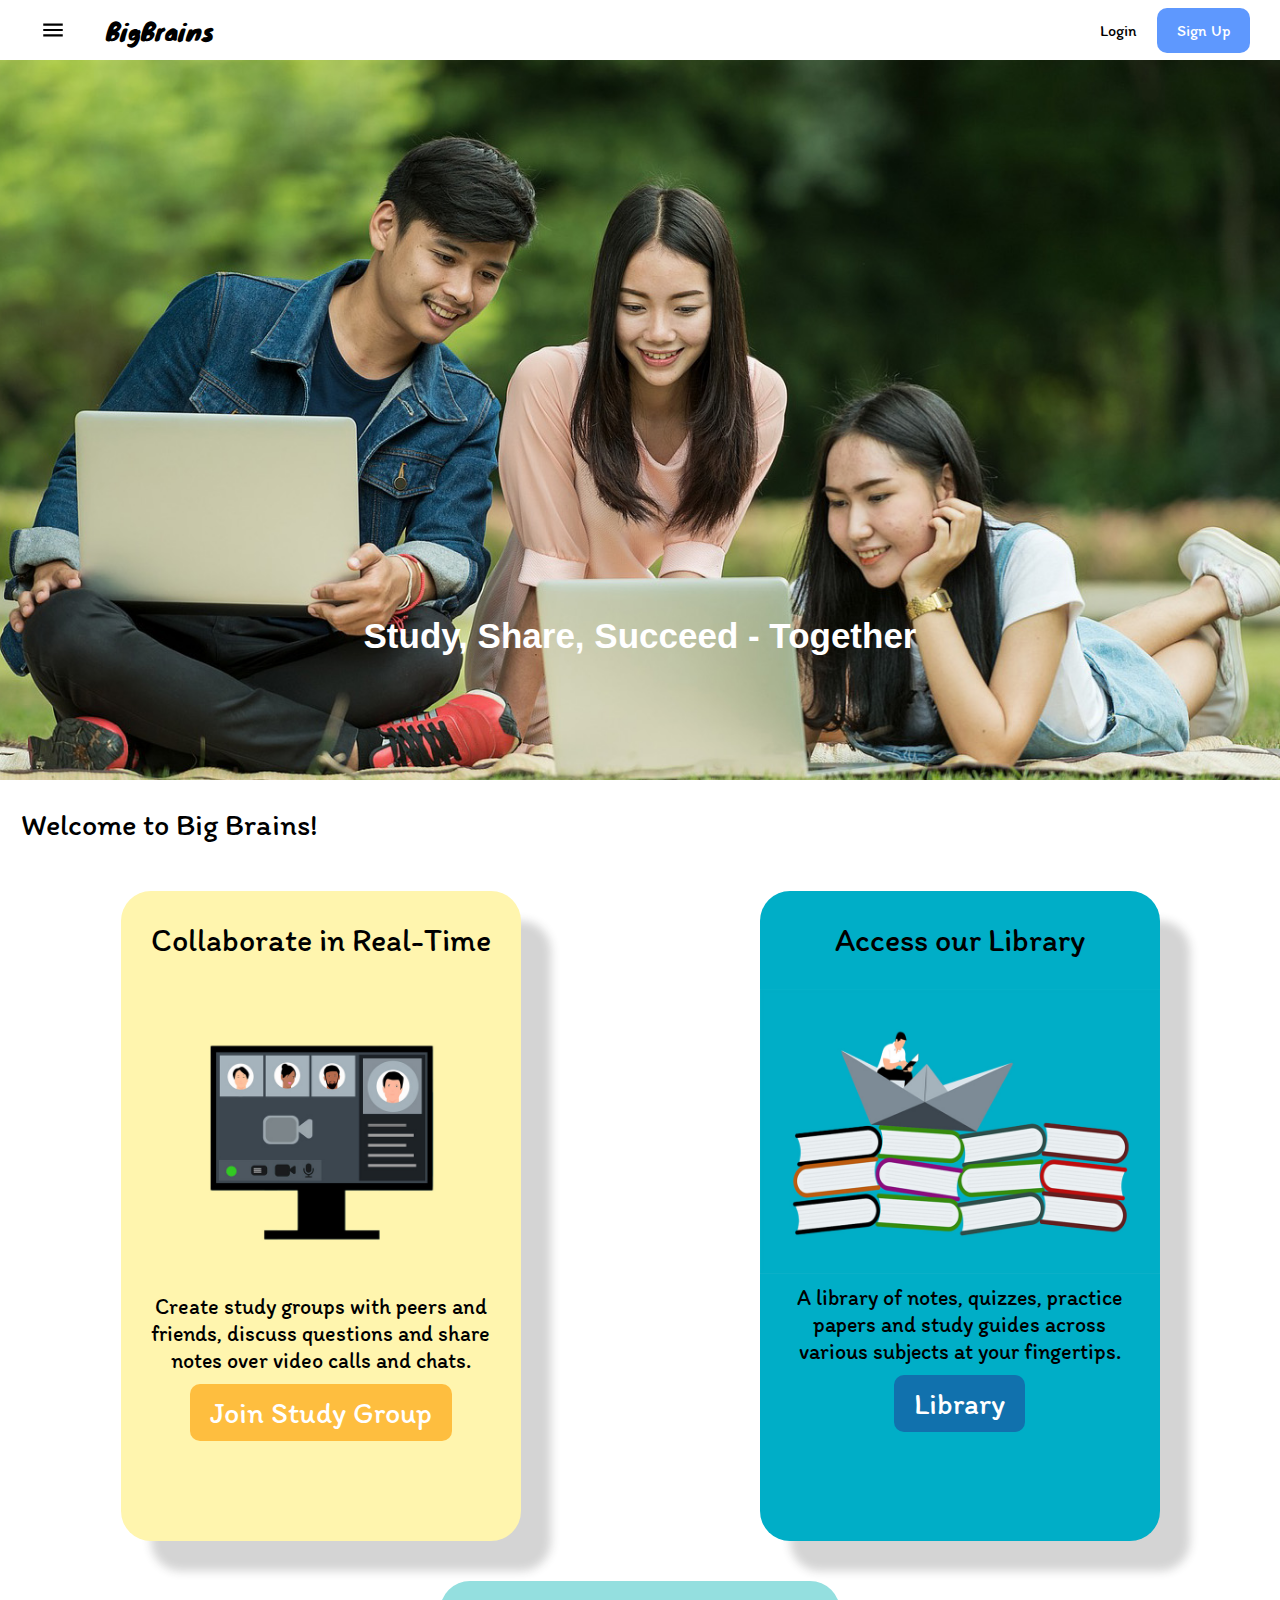
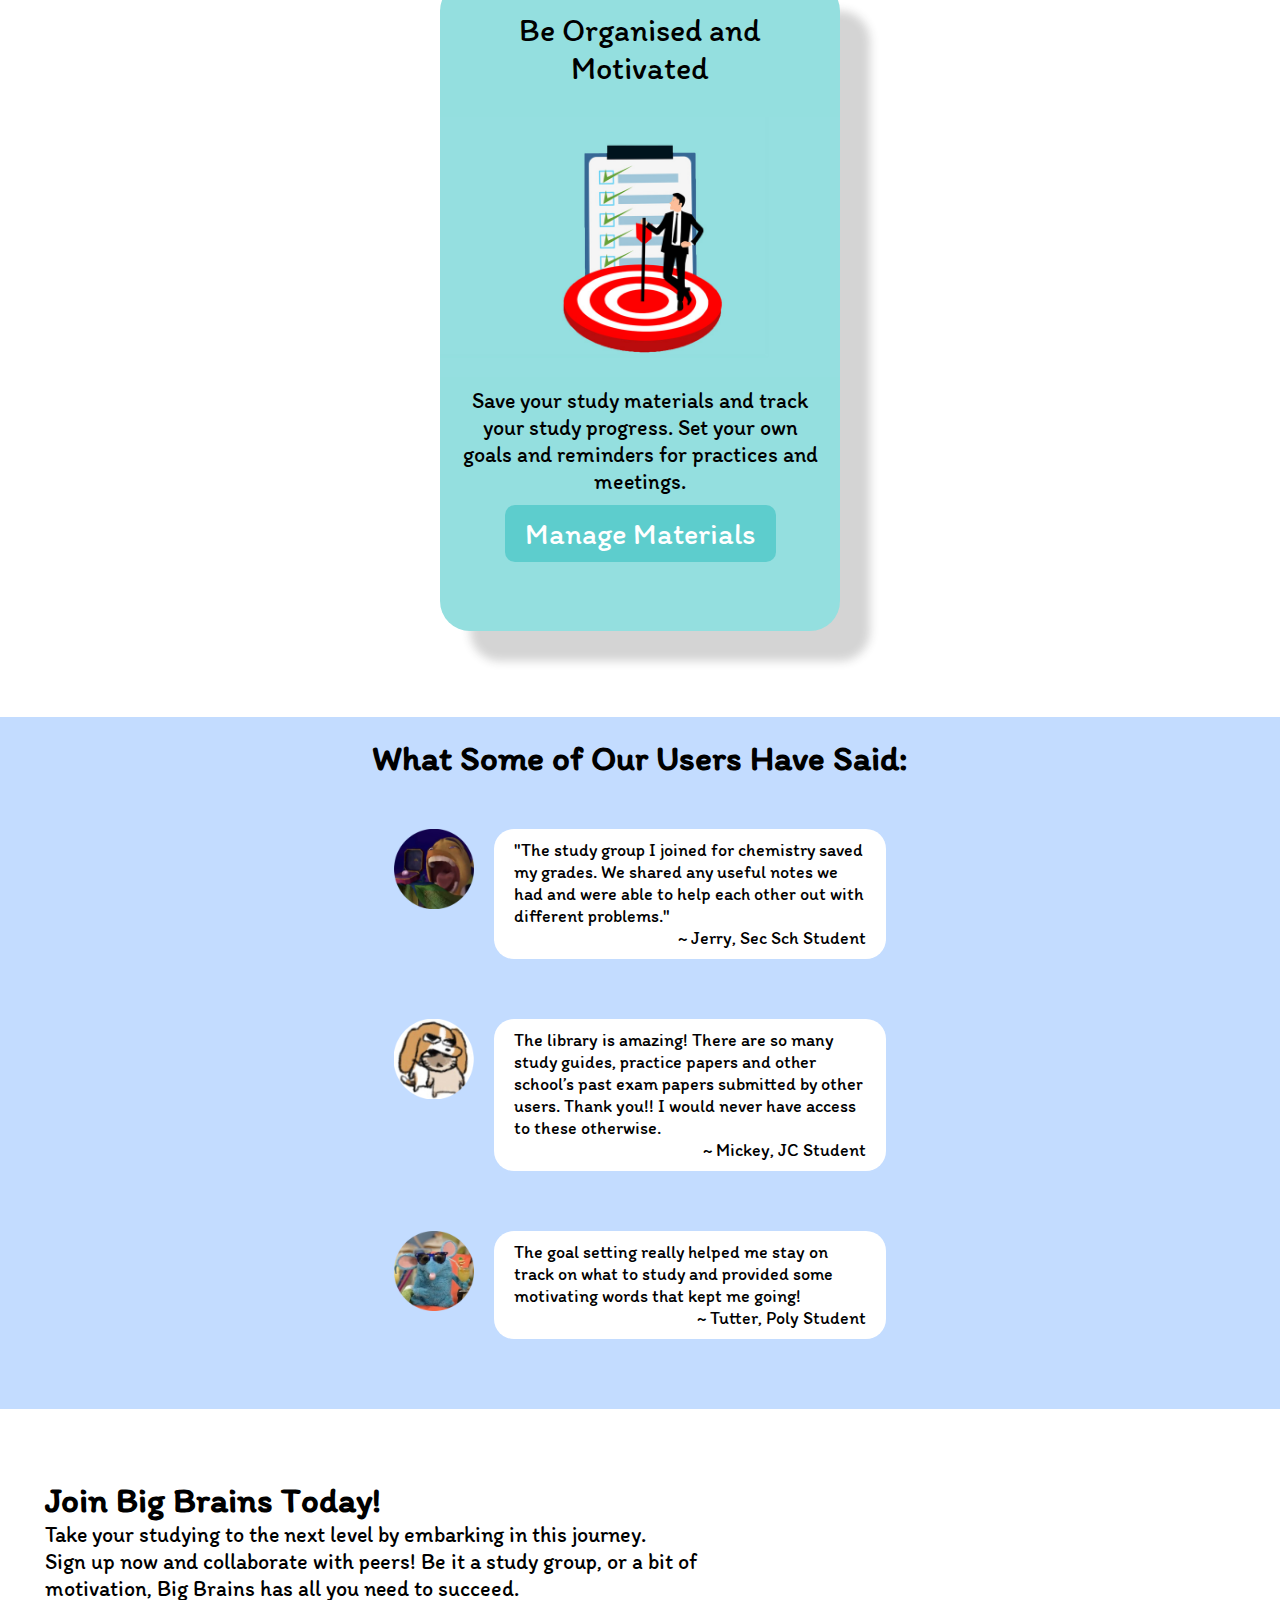
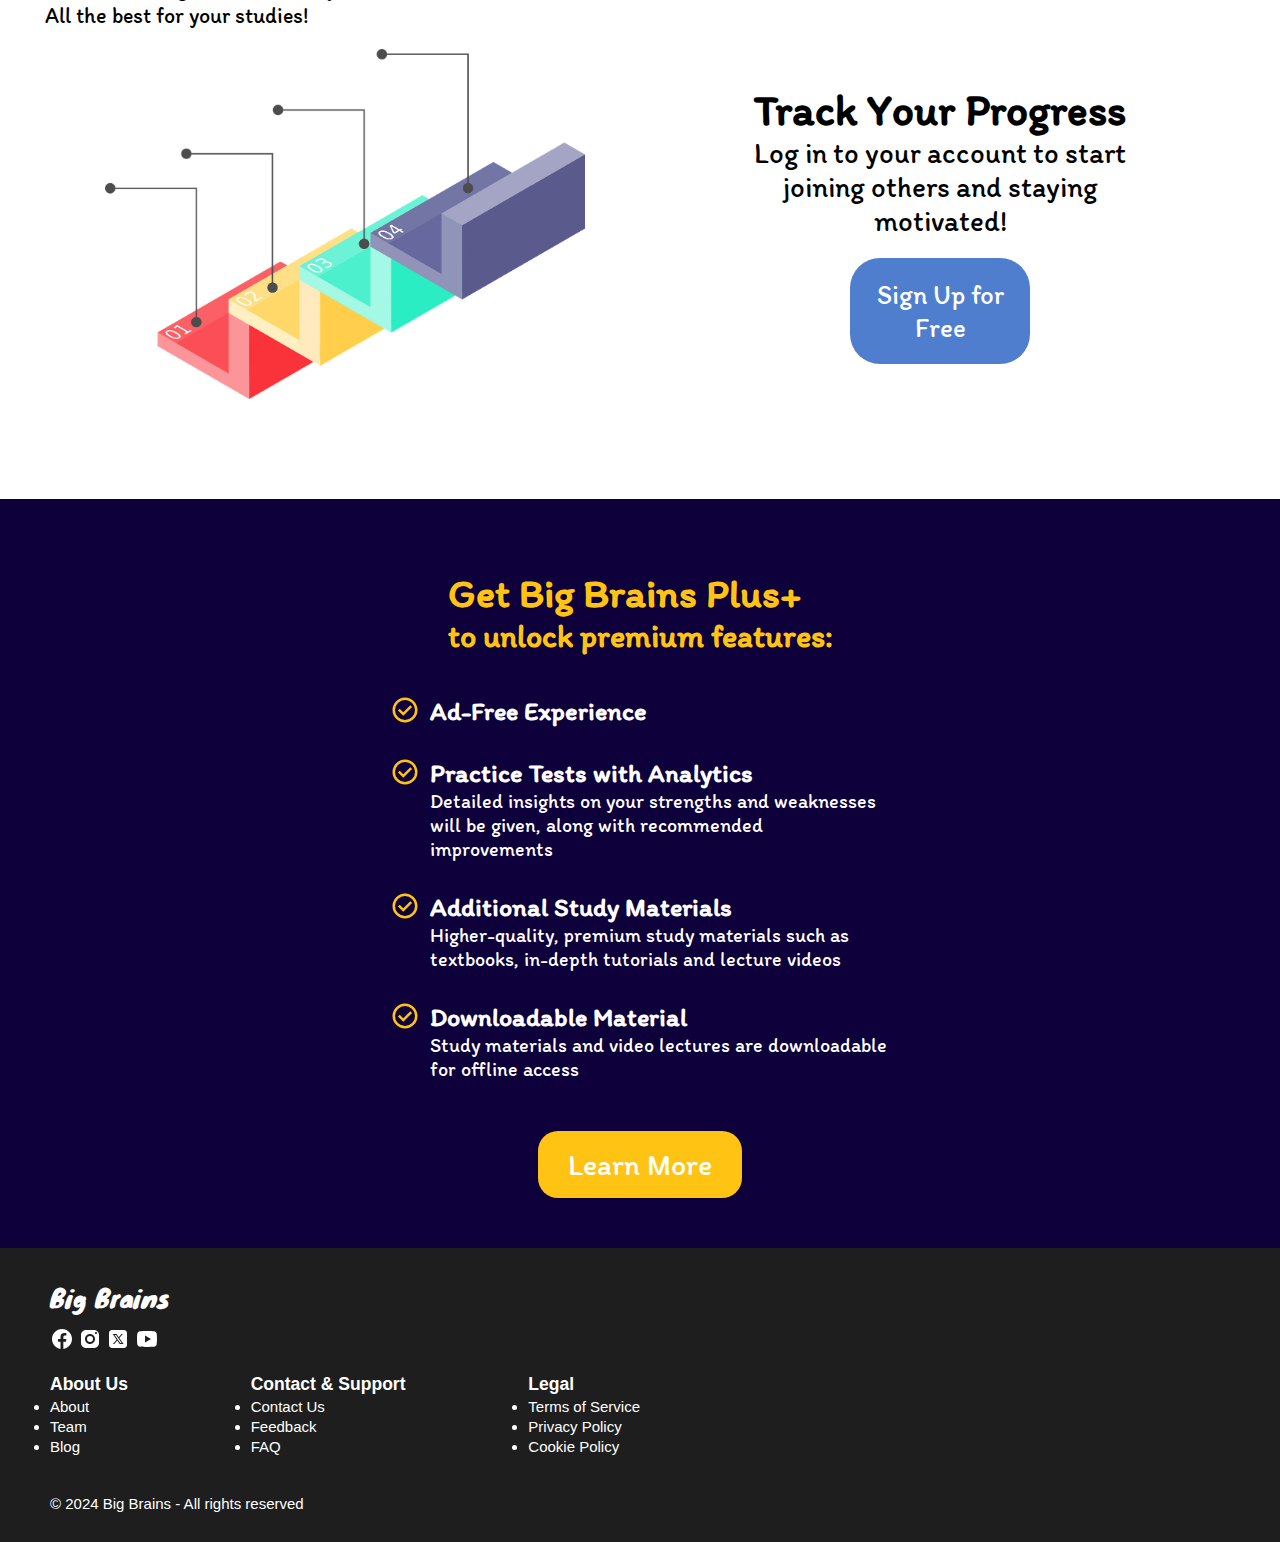
<file: index.html>
<!DOCTYPE html>
<html lang="en">
<head>
    <meta charset="UTF-8">
    <meta name="viewport" content="width=device-width, initial-scale=1.0">
    <title>Homepage - Big Brains</title>
    <link href="style.css" rel="stylesheet" type="text/css" />
    <link rel="preconnect" href="https://fonts.googleapis.com">
    <link rel="preconnect" href="https://fonts.gstatic.com" crossorigin>
    <link href="https://fonts.googleapis.com/css2?family=Arima:wght@100..700&family=Knewave&family=Oswald:wght@200..700&family=Taviraj:ital,wght@0,100;0,200;0,300;0,400;0,500;0,600;0,700;0,800;0,900;1,100;1,200;1,300;1,400;1,500;1,600;1,700;1,800;1,900&display=swap" rel="stylesheet">
    <link rel="preconnect" href="https://fonts.googleapis.com">
    <link rel="preconnect" href="https://fonts.gstatic.com" crossorigin>
    <link href="https://fonts.googleapis.com/css2?family=Arima:wght@100..700&family=Itim&family=Knewave&family=Oswald:wght@200..700&family=Taviraj:ital,wght@0,100;0,200;0,300;0,400;0,500;0,600;0,700;0,800;0,900;1,100;1,200;1,300;1,400;1,500;1,600;1,700;1,800;1,900&display=swap" rel="stylesheet">
</head>
<body>
<!-- Main Container -->
<div class="container">
    <!-- header -->
    <header>
        <nav>
            <ul class="sidebar">
                <li onclick=hideSidebar()><a href="#"><svg xmlns="http://www.w3.org/2000/svg" height="26" viewBox="0 -960 960 960" width="26" fill="black"><path d="m256-200-56-56 224-224-224-224 56-56 224 224 224-224 56 56-224 224 224 224-56 56-224-224-224 224Z"/></svg></a></li>
                <li><a href="index.html">Home</a></li>
                <li><a href="#">Collaborate</a></li>
                <li><a href="library.html">Library</a></li>
                <li><a href="#">Goals</a></li>
                <li><a href="bigbrainsplus.html">Big Brains Plus</a></li>
                <li><a href="#">Sign Up</a></li>
                <li><a href="#">Settings</a></li>
            </ul>
    
            <ul class="navbar">
                <li onclick=showSidebar()><a href="#"><svg xmlns="http://www.w3.org/2000/svg" height="26" viewBox="0 -960 960 960" width="26" fill="black"><path d="M120-240v-80h720v80H120Zm0-200v-80h720v80H120Zm0-200v-80h720v80H120Z"/></svg></a></li>
                <li class="logo"><a href="index.html" style="font-family: Knewave, sans-serif;">BigBrains</a></li>
                <li><a href="#">Login</a></li>
                <li class="nav-signup"><a href="#">Sign Up</a></li>
            </ul>
        </nav>
        
        <script src="script.js"></script>
    </header>

    <section class="image-container">
        <h2>Study, Share, Succeed - Together</b></h2>
    </section>

    <!-- features -->
    <section class="featuresIntro-container">
        <h3>Welcome to Big Brains!</h3>
    </section>
    <section class="feature-container">
        <article class="feature-column">  
            <div class="collaborate-featurebox">
                <h3>Collaborate in Real-Time</h3>
                <img src="images/video-call.jpg" alt="zoom video call vector">
                <p>Create study groups with peers and friends, discuss questions and share notes over video calls and chats.</p>
                <button id="collaborate" style="font-family: Itim, sans-serif;">Join Study Group</button>
            </div>
        </article>
        <article class="feature-column">
            <div class="library-featurebox">
                <h3>Access our Library</h3>
                <img src="images/library.jpg" alt="man reading ontop of very large books vector">
                <p>A library of notes, quizzes, practice papers and study guides across various subjects at your fingertips.</p>
                <button id="library" style="font-family: Itim, sans-serif;"><a href=library.html>Library</a></button>
            </div>
        </article>
        <article class="feature-column"> 
            <div class="goals-featurebox">
                <h3>Be Organised and Motivated</h3>
                <img src="images/goals.jpg" alt="man infront of a checklist with a target board beside him">
                <p>Save your study materials and track your study progress. Set your own goals and reminders for practices and meetings.</p>
                <button id="goals" style="font-family: Itim, sans-serif;">Manage Materials</button>
            </div>
        </article>
    </section>

    <!-- user reviews -->
    <section class="user-review">
        <h2 class="user-review-text">What Some of Our Users Have Said:</h2>
        <article class="user-review-box">
            <div class="comment">
                <img src="images/fish-proposing.png" alt="fish from barbie proposing" width="80px" height="auto">
                <div class="review">
                    <p>"The study group I joined for chemistry saved my grades. We shared any useful notes we had and were able to help each other out with different problems."</p>
                    <span>~ Jerry, Sec Sch Student</span>
                </div>
            </div>
            <div class="comment">
                <img src="images/dog-cat-chomp.png" alt="cartoon dog biting cat" width="80px" height=auto>
                <div class="review">
                    <p>The library is amazing! There are so many study guides, practice papers and other school’s past exam papers submitted by other users. Thank you!! I would never have access to these otherwise.</p>
                    <span>~ Mickey, JC Student</span>
                </div>
            </div>
            <div class="comment">
                <img src="images/Tutter-with-Sunglasses.png" alt="Tutter the blue mouse with sunglasses" width="80px" height=auto>
                <div class="review">
                    <p>The goal setting really helped me stay on track on what to study and provided some motivating words that kept me going!</p>
                    <span>~ Tutter, Poly Student</span>
                </div>
            </div>
        </article>
    </section>

    <!-- sign up for free -->
    <section class="signup-account">
        <div class="join-bigbrains">
            <h2>Join Big Brains Today!</h2>
            <p>Take your studying to the next level by embarking in this journey.</p>
            <p>Sign up now and collaborate with peers! Be it a study group, or a bit of motivation, Big Brains has all you need to succeed.</p>
            <p>All the best for your studies!</p>
        </div>
        <article class="join-bigbrains-column">
            <img src="images/track-progress.jpg" alt="staircase showing progress" width="650px" height="auto">
            <div class="join-bigbrains-text">
                <h2>Track Your Progress</h2>
                <p>Log in to your account to start joining others and staying motivated!</p>
                <button id="join-signup" style="font-family: Itim, sans-serif;">Sign Up for Free</button>
            </div>
        </article>
    </section>

    <!-- big brains plus -->
    <section class="bigbrainsplus">
        <article class="intro-bigbrainsplus">
            <h2>Get Big Brains Plus+</h2>
            <h3>to unlock premium features:</h3>
        </article>
        <article class="plus-features">
            <div class="plus-feature">
                <svg xmlns="http://www.w3.org/2000/svg" height="26" viewBox="0 -960 960 960" width="26" fill="rgb(255, 196, 19)"><path d="m424-296 282-282-56-56-226 226-114-114-56 56 170 170Zm56 216q-83 0-156-31.5T197-197q-54-54-85.5-127T80-480q0-83 31.5-156T197-763q54-54 127-85.5T480-880q83 0 156 31.5T763-763q54 54 85.5 127T880-480q0 83-31.5 156T763-197q-54 54-127 85.5T480-80Zm0-80q134 0 227-93t93-227q0-134-93-227t-227-93q-134 0-227 93t-93 227q0 134 93 227t227 93Zm0-320Z"/></svg>
                <div class="plus-feature-text">
                    <h3>Ad-Free Experience</h3>
                </div>
            </div>
            <div class="plus-feature">
                <svg xmlns="http://www.w3.org/2000/svg" height="26" viewBox="0 -960 960 960" width="26" fill="rgb(255, 196, 19)"><path d="m424-296 282-282-56-56-226 226-114-114-56 56 170 170Zm56 216q-83 0-156-31.5T197-197q-54-54-85.5-127T80-480q0-83 31.5-156T197-763q54-54 127-85.5T480-880q83 0 156 31.5T763-763q54 54 85.5 127T880-480q0 83-31.5 156T763-197q-54 54-127 85.5T480-80Zm0-80q134 0 227-93t93-227q0-134-93-227t-227-93q-134 0-227 93t-93 227q0 134 93 227t227 93Zm0-320Z"/></svg>
                <div class="plus-feature-text">
                    <h3>Practice Tests with Analytics</h3>
                    <p>Detailed insights on your strengths and weaknesses will be given, along with recommended improvements</p>
                </div>
            </div>
            <div class="plus-feature">
                <svg xmlns="http://www.w3.org/2000/svg" height="26" viewBox="0 -960 960 960" width="26" fill="rgb(255, 196, 19)"><path d="m424-296 282-282-56-56-226 226-114-114-56 56 170 170Zm56 216q-83 0-156-31.5T197-197q-54-54-85.5-127T80-480q0-83 31.5-156T197-763q54-54 127-85.5T480-880q83 0 156 31.5T763-763q54 54 85.5 127T880-480q0 83-31.5 156T763-197q-54 54-127 85.5T480-80Zm0-80q134 0 227-93t93-227q0-134-93-227t-227-93q-134 0-227 93t-93 227q0 134 93 227t227 93Zm0-320Z"/></svg>
                <div class="plus-feature-text">
                    <h3>Additional Study Materials</h3>
                    <p>Higher-quality, premium study materials such as textbooks, in-depth tutorials and lecture videos</p>
                </div>
            </div>
            <div class="plus-feature">
                <svg xmlns="http://www.w3.org/2000/svg" height="26" viewBox="0 -960 960 960" width="26" fill="rgb(255, 196, 19)"><path d="m424-296 282-282-56-56-226 226-114-114-56 56 170 170Zm56 216q-83 0-156-31.5T197-197q-54-54-85.5-127T80-480q0-83 31.5-156T197-763q54-54 127-85.5T480-880q83 0 156 31.5T763-763q54 54 85.5 127T880-480q0 83-31.5 156T763-197q-54 54-127 85.5T480-80Zm0-80q134 0 227-93t93-227q0-134-93-227t-227-93q-134 0-227 93t-93 227q0 134 93 227t227 93Zm0-320Z"/></svg>
                <data class="plus-feature-text">
                    <h3>Downloadable Material</h3>
                    <p>Study materials and video lectures are downloadable for offline access</p>
                </data>
            </div>
        </article>
        <button class="plus-learnmore" style="font-family: Itim, sans-serif;"><a href="bigbrainsplus.html">Learn More</a></button>
    </section>

    <!-- footer section -->
    <footer>
        <div class="footer-logo">
            <p style="font-family: Knewave, sans-serif;">Big Brains</p>
        </div>
        <div class="social-media-icons">
            <?xml version="1.0"?><svg xmlns="http://www.w3.org/2000/svg"  viewBox="0 0 24 24" width="24px" height="24px" fill="white">    <path d="M12,2C6.477,2,2,6.477,2,12c0,5.013,3.693,9.153,8.505,9.876V14.65H8.031v-2.629h2.474v-1.749 c0-2.896,1.411-4.167,3.818-4.167c1.153,0,1.762,0.085,2.051,0.124v2.294h-1.642c-1.022,0-1.379,0.969-1.379,2.061v1.437h2.995 l-0.406,2.629h-2.588v7.247C18.235,21.236,22,17.062,22,12C22,6.477,17.523,2,12,2z"/></svg>
            <?xml version="1.0"?><svg xmlns="http://www.w3.org/2000/svg"  viewBox="0 0 24 24" width="24px" height="24px" fill="white">    <path d="M 8 3 C 5.239 3 3 5.239 3 8 L 3 16 C 3 18.761 5.239 21 8 21 L 16 21 C 18.761 21 21 18.761 21 16 L 21 8 C 21 5.239 18.761 3 16 3 L 8 3 z M 18 5 C 18.552 5 19 5.448 19 6 C 19 6.552 18.552 7 18 7 C 17.448 7 17 6.552 17 6 C 17 5.448 17.448 5 18 5 z M 12 7 C 14.761 7 17 9.239 17 12 C 17 14.761 14.761 17 12 17 C 9.239 17 7 14.761 7 12 C 7 9.239 9.239 7 12 7 z M 12 9 A 3 3 0 0 0 9 12 A 3 3 0 0 0 12 15 A 3 3 0 0 0 15 12 A 3 3 0 0 0 12 9 z"/></svg>
            <svg xmlns="http://www.w3.org/2000/svg"  viewBox="0 0 24 24" width="24px" height="24px" fill="white"><path d="M10.053,7.988l5.631,8.024h-1.497L8.566,7.988H10.053z M21,6v12	c0,1.657-1.343,3-3,3H6c-1.657,0-3-1.343-3-3V6c0-1.657,1.343-3,3-3h12C19.657,3,21,4.343,21,6z M17.538,17l-4.186-5.99L16.774,7	h-1.311l-2.704,3.16L10.552,7H6.702l3.941,5.633L6.906,17h1.333l3.001-3.516L13.698,17H17.538z"/></svg>
            <?xml version="1.0"?><svg xmlns="http://www.w3.org/2000/svg"  viewBox="0 0 24 24" width="24px" height="24px" fill="white">    <path d="M21.582,6.186c-0.23-0.86-0.908-1.538-1.768-1.768C18.254,4,12,4,12,4S5.746,4,4.186,4.418 c-0.86,0.23-1.538,0.908-1.768,1.768C2,7.746,2,12,2,12s0,4.254,0.418,5.814c0.23,0.86,0.908,1.538,1.768,1.768 C5.746,20,12,20,12,20s6.254,0,7.814-0.418c0.861-0.23,1.538-0.908,1.768-1.768C22,16.254,22,12,22,12S22,7.746,21.582,6.186z M10,15.464V8.536L16,12L10,15.464z"/></svg>
        </div>
        <div class="footer-links">
            <div class="footer-aboutus">
                <h3>About Us</h3>
                <ul>
                    <li id="about">About</li>
                    <li id="team">Team</li>
                    <li id="blog">Blog</li>
                </ul>
            </div>
            <div class="footer-contactSupport">
                <h3>Contact & Support</h3>
                <ul>
                    <li id="contactus">Contact Us</li>
                    <li id="feedback">Feedback</li>
                    <li id="faq">FAQ</li>
                </ul>
            </div>
            <div class="legal">
                <h3>Legal</h3>
                <ul>
                    <li id="tos">Terms of Service</li>
                    <li id="privpol">Privacy Policy</li>
                    <li id="cookiepol">Cookie Policy</li>
                </ul>
            </div>
        </div>
        <div class="copyright">© 2024 Big Brains - All rights reserved</div>
    </footer>
</div>
</body>
</html>
</file>
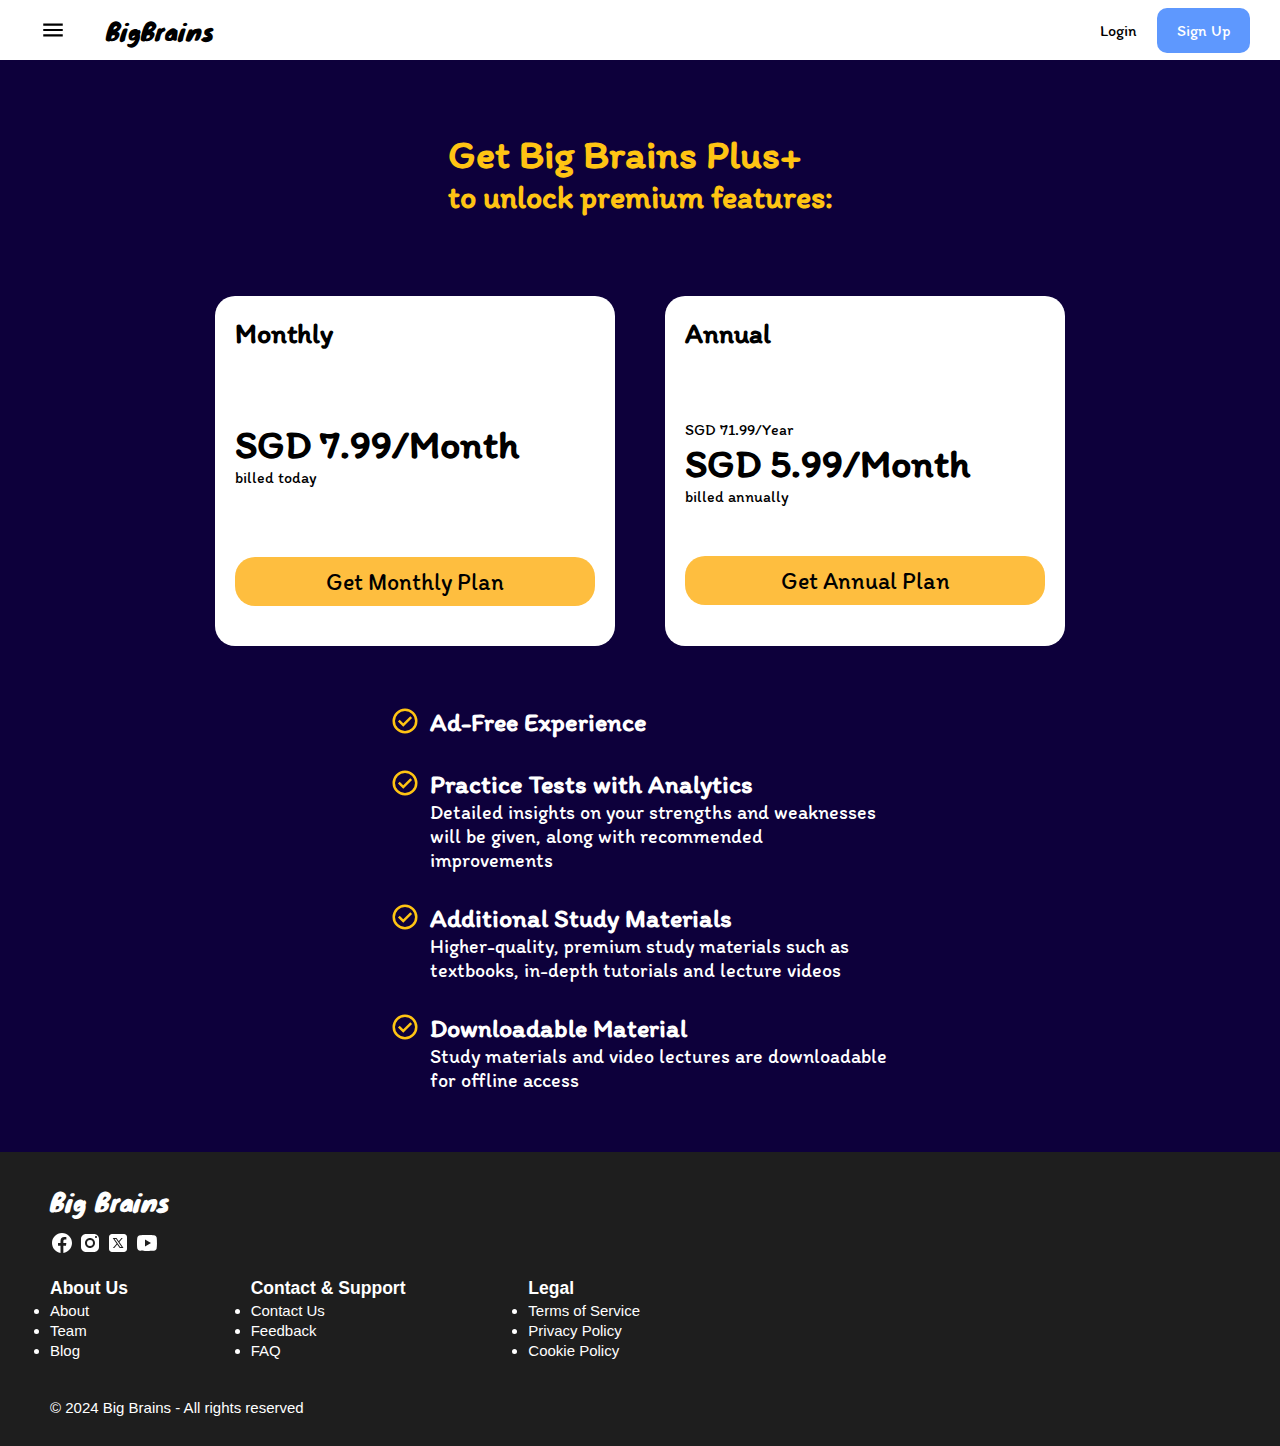
<file: bigbrainsplus.html>
<!DOCTYPE html>
<html lang="en">
<head>
    <meta charset="UTF-8">
    <meta name="viewport" content="width=device-width, initial-scale=1.0">
    <title>Premium Plans - BigBrains</title>
    <link href="style.css" rel="stylesheet" type="text/css" />
    <link rel="preconnect" href="https://fonts.googleapis.com">
    <link rel="preconnect" href="https://fonts.gstatic.com" crossorigin>
    <link href="https://fonts.googleapis.com/css2?family=Arima:wght@100..700&family=Knewave&family=Oswald:wght@200..700&family=Taviraj:ital,wght@0,100;0,200;0,300;0,400;0,500;0,600;0,700;0,800;0,900;1,100;1,200;1,300;1,400;1,500;1,600;1,700;1,800;1,900&display=swap" rel="stylesheet">
    <link rel="preconnect" href="https://fonts.googleapis.com">
    <link rel="preconnect" href="https://fonts.gstatic.com" crossorigin>
    <link href="https://fonts.googleapis.com/css2?family=Arima:wght@100..700&family=Itim&family=Knewave&family=Oswald:wght@200..700&family=Taviraj:ital,wght@0,100;0,200;0,300;0,400;0,500;0,600;0,700;0,800;0,900;1,100;1,200;1,300;1,400;1,500;1,600;1,700;1,800;1,900&display=swap" rel="stylesheet">
</head>
<body>
<!-- main container -->
<div class="container">
    <!-- header -->
    <header>
        <nav>
            <ul class="sidebar">
                <li onclick=hideSidebar()><a href="#"><svg xmlns="http://www.w3.org/2000/svg" height="26" viewBox="0 -960 960 960" width="26" fill="black"><path d="m256-200-56-56 224-224-224-224 56-56 224 224 224-224 56 56-224 224 224 224-56 56-224-224-224 224Z"/></svg></a></li>
                <li><a href="index.html">Home</a></li>
                <li><a href="#">Collaborate</a></li>
                <li><a href="library.html">Library</a></li>
                <li><a href="#">Goals</a></li>
                <li><a href="bigbrainsplus.html">Big Brains Plus</a></li>
                <li><a href="#">Sign Up</a></li>
                <li><a href="#">Settings</a></li>
            </ul>
    
            <ul class="navbar">
                <li onclick=showSidebar()><a href="#"><svg xmlns="http://www.w3.org/2000/svg" height="26" viewBox="0 -960 960 960" width="26" fill="black"><path d="M120-240v-80h720v80H120Zm0-200v-80h720v80H120Zm0-200v-80h720v80H120Z"/></svg></a></li>
                <li class="logo"><a href="index.html" style="font-family: Knewave, sans-serif;">BigBrains</a></li>
                <li><a href="#">Login</a></li>
                <li class="nav-signup"><a href="#">Sign Up</a></li>
            </ul>
        </nav>
        
        <script src="script.js"></script>
    </header>


    <!-- big brains plus -->
    <section class="bigbrainsplus">
        <article class="intro-bigbrainsplus">
            <h2>Get Big Brains Plus+</h2>
            <h3>to unlock premium features:</h3>
        </article>

        <article class="bigbrainsplus-plans">
            <div class="monthly-plan">
                <h3>Monthly</h3>
                <div class="price">
                    <h1>SGD 7.99/Month</h1>
                    <p>billed today</p>
                </div>
                <button>Get Monthly Plan</button>
            </div>
            <div class="annual-plan">
                <h3>Annual</h3>
                <div class="price">
                    <p>SGD 71.99/Year</p>
                    <h1>SGD 5.99/Month</h1>
                    <p>billed annually</p>
                </div>
                <button>Get Annual Plan</button>
            </div>
        </article>

        <article class="plus-features">
            <div class="plus-feature">
                <svg xmlns="http://www.w3.org/2000/svg" height="26" viewBox="0 -960 960 960" width="26" fill="rgb(255, 196, 19)"><path d="m424-296 282-282-56-56-226 226-114-114-56 56 170 170Zm56 216q-83 0-156-31.5T197-197q-54-54-85.5-127T80-480q0-83 31.5-156T197-763q54-54 127-85.5T480-880q83 0 156 31.5T763-763q54 54 85.5 127T880-480q0 83-31.5 156T763-197q-54 54-127 85.5T480-80Zm0-80q134 0 227-93t93-227q0-134-93-227t-227-93q-134 0-227 93t-93 227q0 134 93 227t227 93Zm0-320Z"/></svg>
                <div class="plus-feature-text">
                    <h3>Ad-Free Experience</h3>
                </div>
            </div>
            <div class="plus-feature">
                <svg xmlns="http://www.w3.org/2000/svg" height="26" viewBox="0 -960 960 960" width="26" fill="rgb(255, 196, 19)"><path d="m424-296 282-282-56-56-226 226-114-114-56 56 170 170Zm56 216q-83 0-156-31.5T197-197q-54-54-85.5-127T80-480q0-83 31.5-156T197-763q54-54 127-85.5T480-880q83 0 156 31.5T763-763q54 54 85.5 127T880-480q0 83-31.5 156T763-197q-54 54-127 85.5T480-80Zm0-80q134 0 227-93t93-227q0-134-93-227t-227-93q-134 0-227 93t-93 227q0 134 93 227t227 93Zm0-320Z"/></svg>
                <div class="plus-feature-text">
                    <h3>Practice Tests with Analytics</h3>
                    <p>Detailed insights on your strengths and weaknesses will be given, along with recommended improvements</p>
                </div>
            </div>
            <div class="plus-feature">
                <svg xmlns="http://www.w3.org/2000/svg" height="26" viewBox="0 -960 960 960" width="26" fill="rgb(255, 196, 19)"><path d="m424-296 282-282-56-56-226 226-114-114-56 56 170 170Zm56 216q-83 0-156-31.5T197-197q-54-54-85.5-127T80-480q0-83 31.5-156T197-763q54-54 127-85.5T480-880q83 0 156 31.5T763-763q54 54 85.5 127T880-480q0 83-31.5 156T763-197q-54 54-127 85.5T480-80Zm0-80q134 0 227-93t93-227q0-134-93-227t-227-93q-134 0-227 93t-93 227q0 134 93 227t227 93Zm0-320Z"/></svg>
                <div class="plus-feature-text">
                    <h3>Additional Study Materials</h3>
                    <p>Higher-quality, premium study materials such as textbooks, in-depth tutorials and lecture videos</p>
                </div>
            </div>
            <div class="plus-feature">
                <svg xmlns="http://www.w3.org/2000/svg" height="26" viewBox="0 -960 960 960" width="26" fill="rgb(255, 196, 19)"><path d="m424-296 282-282-56-56-226 226-114-114-56 56 170 170Zm56 216q-83 0-156-31.5T197-197q-54-54-85.5-127T80-480q0-83 31.5-156T197-763q54-54 127-85.5T480-880q83 0 156 31.5T763-763q54 54 85.5 127T880-480q0 83-31.5 156T763-197q-54 54-127 85.5T480-80Zm0-80q134 0 227-93t93-227q0-134-93-227t-227-93q-134 0-227 93t-93 227q0 134 93 227t227 93Zm0-320Z"/></svg>
                <data class="plus-feature-text">
                    <h3>Downloadable Material</h3>
                    <p>Study materials and video lectures are downloadable for offline access</p>
                </data>
            </div>
        </article>
    </section>

    <!-- footer -->
    <footer>
        <div class="footer-logo">
            <p style="font-family: Knewave, sans-serif;">Big Brains</p>
        </div>
        <div class="social-media-icons">
            <?xml version="1.0"?><svg xmlns="http://www.w3.org/2000/svg"  viewBox="0 0 24 24" width="24px" height="24px" fill="white">    <path d="M12,2C6.477,2,2,6.477,2,12c0,5.013,3.693,9.153,8.505,9.876V14.65H8.031v-2.629h2.474v-1.749 c0-2.896,1.411-4.167,3.818-4.167c1.153,0,1.762,0.085,2.051,0.124v2.294h-1.642c-1.022,0-1.379,0.969-1.379,2.061v1.437h2.995 l-0.406,2.629h-2.588v7.247C18.235,21.236,22,17.062,22,12C22,6.477,17.523,2,12,2z"/></svg>
            <?xml version="1.0"?><svg xmlns="http://www.w3.org/2000/svg"  viewBox="0 0 24 24" width="24px" height="24px" fill="white">    <path d="M 8 3 C 5.239 3 3 5.239 3 8 L 3 16 C 3 18.761 5.239 21 8 21 L 16 21 C 18.761 21 21 18.761 21 16 L 21 8 C 21 5.239 18.761 3 16 3 L 8 3 z M 18 5 C 18.552 5 19 5.448 19 6 C 19 6.552 18.552 7 18 7 C 17.448 7 17 6.552 17 6 C 17 5.448 17.448 5 18 5 z M 12 7 C 14.761 7 17 9.239 17 12 C 17 14.761 14.761 17 12 17 C 9.239 17 7 14.761 7 12 C 7 9.239 9.239 7 12 7 z M 12 9 A 3 3 0 0 0 9 12 A 3 3 0 0 0 12 15 A 3 3 0 0 0 15 12 A 3 3 0 0 0 12 9 z"/></svg>
            <svg xmlns="http://www.w3.org/2000/svg"  viewBox="0 0 24 24" width="24px" height="24px" fill="white"><path d="M10.053,7.988l5.631,8.024h-1.497L8.566,7.988H10.053z M21,6v12	c0,1.657-1.343,3-3,3H6c-1.657,0-3-1.343-3-3V6c0-1.657,1.343-3,3-3h12C19.657,3,21,4.343,21,6z M17.538,17l-4.186-5.99L16.774,7	h-1.311l-2.704,3.16L10.552,7H6.702l3.941,5.633L6.906,17h1.333l3.001-3.516L13.698,17H17.538z"/></svg>
            <?xml version="1.0"?><svg xmlns="http://www.w3.org/2000/svg"  viewBox="0 0 24 24" width="24px" height="24px" fill="white">    <path d="M21.582,6.186c-0.23-0.86-0.908-1.538-1.768-1.768C18.254,4,12,4,12,4S5.746,4,4.186,4.418 c-0.86,0.23-1.538,0.908-1.768,1.768C2,7.746,2,12,2,12s0,4.254,0.418,5.814c0.23,0.86,0.908,1.538,1.768,1.768 C5.746,20,12,20,12,20s6.254,0,7.814-0.418c0.861-0.23,1.538-0.908,1.768-1.768C22,16.254,22,12,22,12S22,7.746,21.582,6.186z M10,15.464V8.536L16,12L10,15.464z"/></svg>
        </div>
        <div class="footer-links">
            <div class="footer-aboutus">
                <h3>About Us</h3>
                <ul>
                    <li id="about">About</li>
                    <li id="team">Team</li>
                    <li id="blog">Blog</li>
                </ul>
            </div>
            <div class="footer-contactSupport">
                <h3>Contact & Support</h3>
                <ul>
                    <li id="contactus">Contact Us</li>
                    <li id="feedback">Feedback</li>
                    <li id="faq">FAQ</li>
                </ul>
            </div>
            <div class="legal">
                <h3>Legal</h3>
                <ul>
                    <li id="tos">Terms of Service</li>
                    <li id="privpol">Privacy Policy</li>
                    <li id="cookiepol">Cookie Policy</li>
                </ul>
            </div>
        </div>
        <div class="copyright">© 2024 Big Brains - All rights reserved</div>
    </footer>
</div>
    
</body>
</html>
</file>
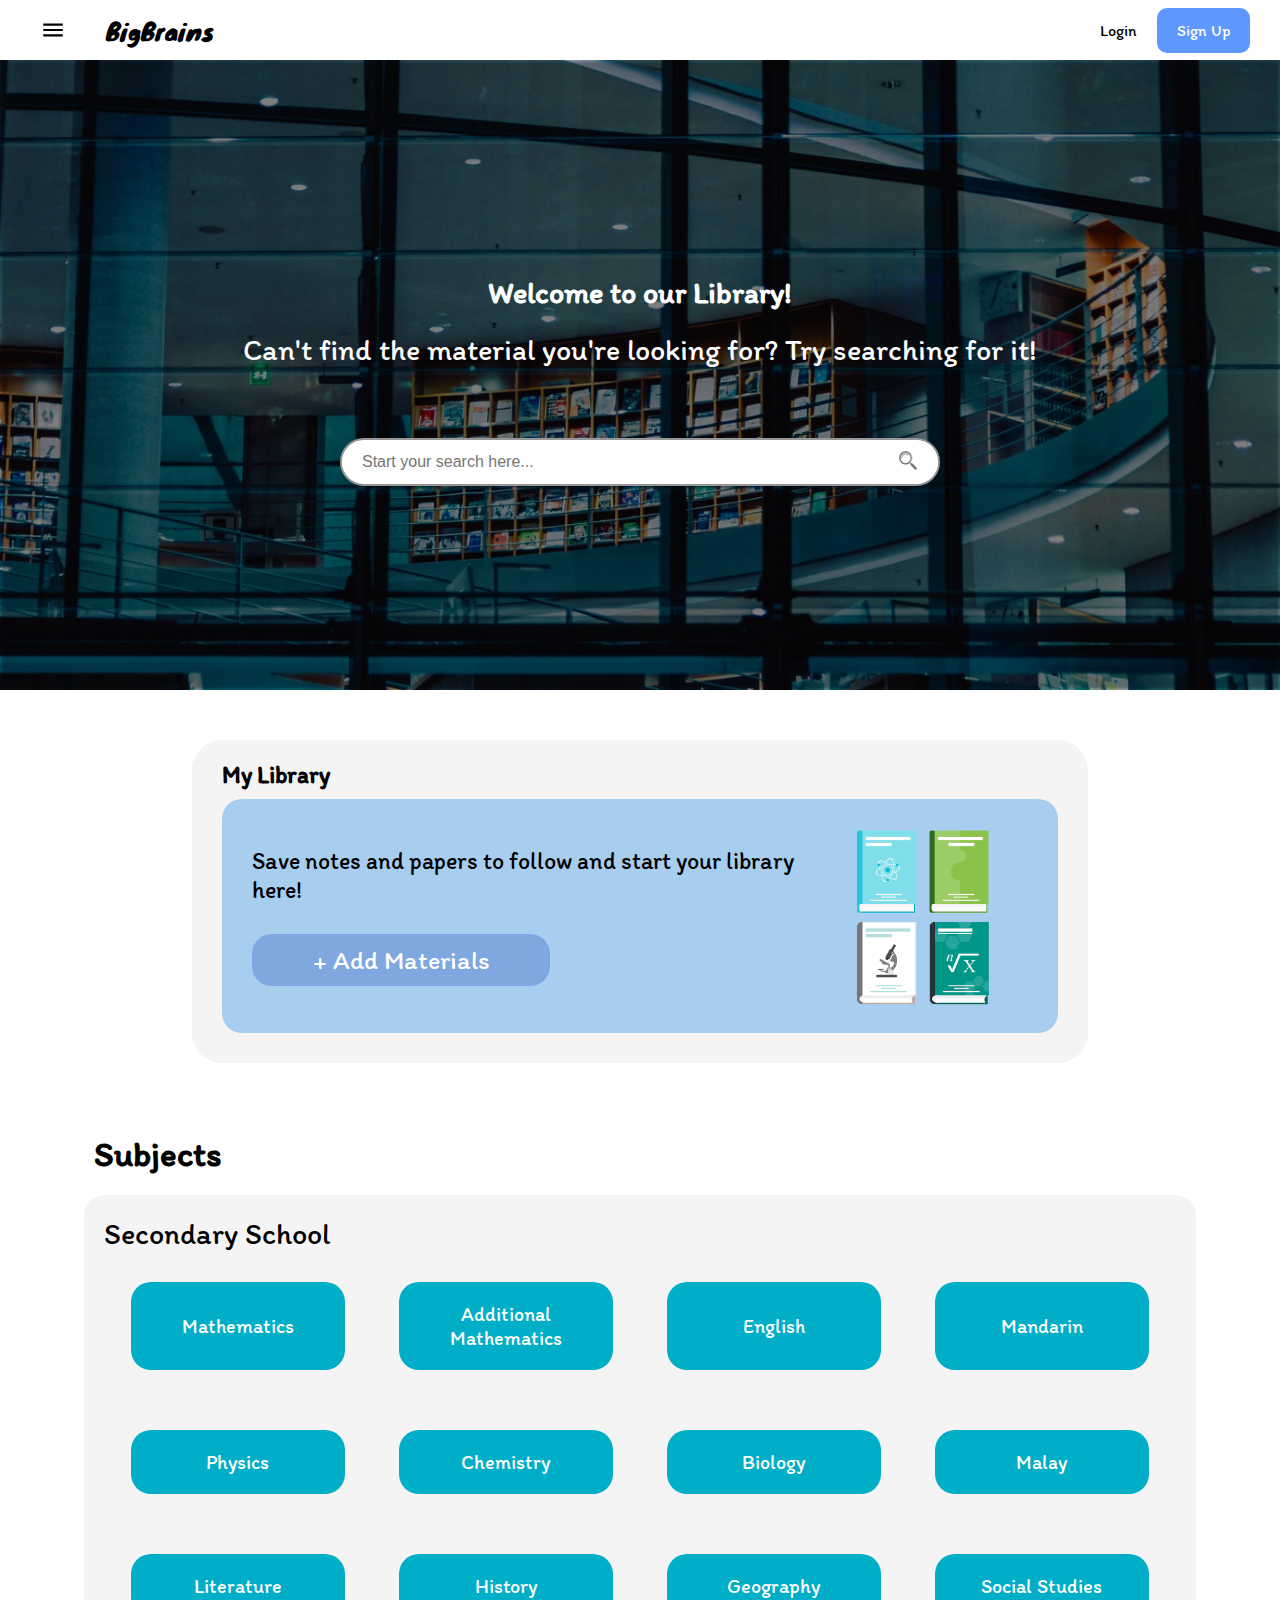
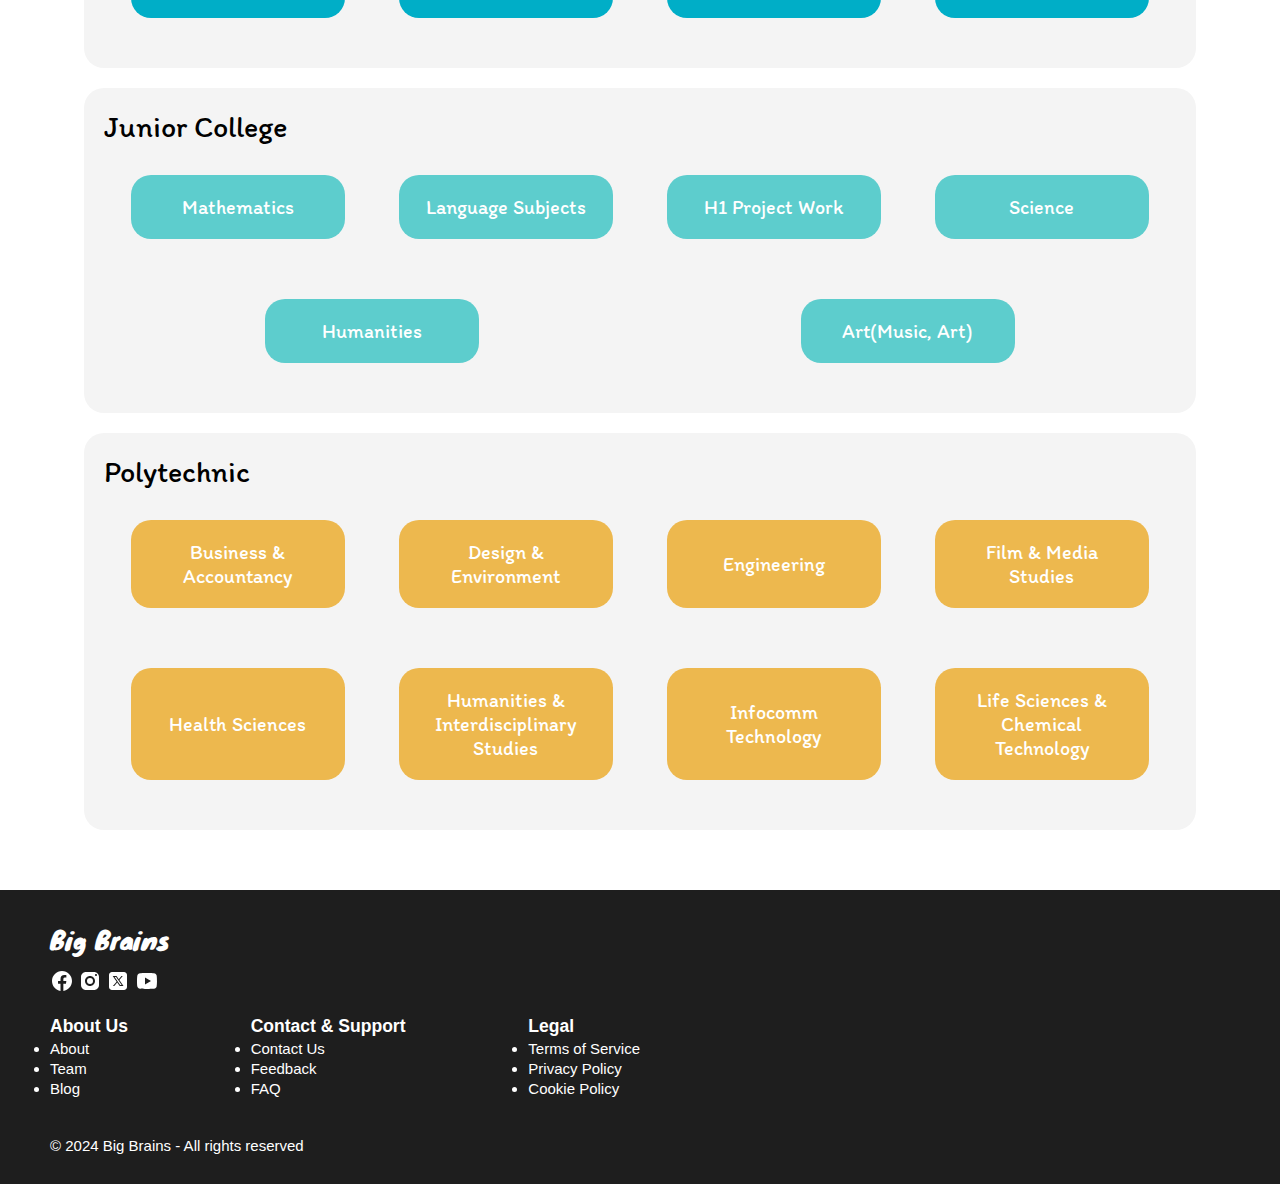
<file: library.html>
<!DOCTYPE html>
<html lang="en">
<head>
    <meta charset="UTF-8">
    <meta name="viewport" content="width=device-width, initial-scale=1.0">
    <title>Library - BigBrains</title>
    <link href="style.css" rel="stylesheet" type="text/css" />
    <link rel="preconnect" href="https://fonts.googleapis.com">
    <link rel="preconnect" href="https://fonts.gstatic.com" crossorigin>
    <link href="https://fonts.googleapis.com/css2?family=Arima:wght@100..700&family=Knewave&family=Oswald:wght@200..700&family=Taviraj:ital,wght@0,100;0,200;0,300;0,400;0,500;0,600;0,700;0,800;0,900;1,100;1,200;1,300;1,400;1,500;1,600;1,700;1,800;1,900&display=swap" rel="stylesheet">
    <link rel="preconnect" href="https://fonts.googleapis.com">
    <link rel="preconnect" href="https://fonts.gstatic.com" crossorigin>
    <link href="https://fonts.googleapis.com/css2?family=Arima:wght@100..700&family=Itim&family=Knewave&family=Oswald:wght@200..700&family=Taviraj:ital,wght@0,100;0,200;0,300;0,400;0,500;0,600;0,700;0,800;0,900;1,100;1,200;1,300;1,400;1,500;1,600;1,700;1,800;1,900&display=swap" rel="stylesheet">
</head>
<body>
<!-- main container -->
<div class="container">
    <!-- header -->
    <header>
        <nav>
            <ul class="sidebar">
                <li onclick=hideSidebar()><a href="#"><svg xmlns="http://www.w3.org/2000/svg" height="26" viewBox="0 -960 960 960" width="26" fill="black"><path d="m256-200-56-56 224-224-224-224 56-56 224 224 224-224 56 56-224 224 224 224-56 56-224-224-224 224Z"/></svg></a></li>
                <li><a href="index.html">Home</a></li>
                <li><a href="#">Collaborate</a></li>
                <li><a href="library.html">Library</a></li>
                <li><a href="#">Goals</a></li>
                <li><a href="bigbrainsplus.html">Big Brains Plus</a></li>
                <li><a href="#">Sign Up</a></li>
                <li><a href="#">Settings</a></li>
            </ul>
    
            <ul class="navbar">
                <li onclick=showSidebar()><a href="#"><svg xmlns="http://www.w3.org/2000/svg" height="26" viewBox="0 -960 960 960" width="26" fill="black"><path d="M120-240v-80h720v80H120Zm0-200v-80h720v80H120Zm0-200v-80h720v80H120Z"/></svg></a></li>
                <li class="logo"><a href="index.html" style="font-family: Knewave, sans-serif;">BigBrains</a></li>
                <li><a href="#">Login</a></li>
                <li class="nav-signup"><a href="#">Sign Up</a></li>
            </ul>
        </nav>
        
        <script src="script.js"></script>
    </header>

    <!-- search -->
    <section class="search">
        <article class="overlay-content">
            <h2><b>Welcome to our Library!</b></h2>
            <p>Can't find the material you're looking for? Try searching for it!</p>
            <div class="search-bar">
                <input type="text" placeholder="Start your search here...">
                <button type="submit"><img src="images/search-icon.png" alt="Search" width="20px" height="auto"></button>
            </div>
        </article>
    </section>

    <!-- my library -->
    <section class="my-library">
        <h2>My Library</h2>
        <div class="add-materials">
            <div class="add-materials-container">
                <p>Save notes and papers to follow and start your library here!</p>
                <button id="add-materials">+ Add Materials</button>
            </div>
            <img src="images/book-subjects.png" alt="different subject books" width="150px" height="auto">
        </div>
    </section>

    <!-- subjects -->
    <section class="subjects">
        <h2>Subjects</h2>
        <article class="sec-sch">
            <h3>Secondary School</h3>
            <div class="subject-column">
                <button>Mathematics</button>
                <button>Additional Mathematics</button>
                <button>English</button>
                <button>Mandarin</button>
            </div>
            <div class="subject-column">
                <button>Physics</button>
                <button>Chemistry</button>
                <button>Biology</button>
                <button>Malay</button>
            </div>
            <div class="subject-column">
                <button>Literature</button>
                <button>History</button>
                <button>Geography</button>
                <button>Social Studies</button>
            </div>
        </article>
        <article class="jc">
            <h3>Junior College</h3>
            <div class="subject-column">
                <button>Mathematics</button>
                <button>Language Subjects</button>
                <button>H1 Project Work</button>
                <button>Science</button>
            </div>
            <div class="subject-column">
                <button>Humanities</button>
                <button>Art(Music, Art)</button>
            </div>
        </article>
        <article class="poly">
            <h3>Polytechnic</h3>
            <div class="subject-column">
                <button>Business & Accountancy</button>
                <button>Design & Environment</button>
                <button>Engineering</button>
                <button>Film & Media Studies</button>
            </div>
            <div class="subject-column">
                <button>Health Sciences</button>
                <button>Humanities & Interdisciplinary Studies</button>
                <button>Infocomm Technology</button>
                <button>Life Sciences & Chemical Technology</button>
            </div>
        </article>
    </section>

    <!-- footer -->
    <footer>
        <div class="footer-logo">
            <p style="font-family: Knewave, sans-serif;">Big Brains</p>
        </div>
        <div class="social-media-icons">
            <?xml version="1.0"?><svg xmlns="http://www.w3.org/2000/svg"  viewBox="0 0 24 24" width="24px" height="24px" fill="white">    <path d="M12,2C6.477,2,2,6.477,2,12c0,5.013,3.693,9.153,8.505,9.876V14.65H8.031v-2.629h2.474v-1.749 c0-2.896,1.411-4.167,3.818-4.167c1.153,0,1.762,0.085,2.051,0.124v2.294h-1.642c-1.022,0-1.379,0.969-1.379,2.061v1.437h2.995 l-0.406,2.629h-2.588v7.247C18.235,21.236,22,17.062,22,12C22,6.477,17.523,2,12,2z"/></svg>
            <?xml version="1.0"?><svg xmlns="http://www.w3.org/2000/svg"  viewBox="0 0 24 24" width="24px" height="24px" fill="white">    <path d="M 8 3 C 5.239 3 3 5.239 3 8 L 3 16 C 3 18.761 5.239 21 8 21 L 16 21 C 18.761 21 21 18.761 21 16 L 21 8 C 21 5.239 18.761 3 16 3 L 8 3 z M 18 5 C 18.552 5 19 5.448 19 6 C 19 6.552 18.552 7 18 7 C 17.448 7 17 6.552 17 6 C 17 5.448 17.448 5 18 5 z M 12 7 C 14.761 7 17 9.239 17 12 C 17 14.761 14.761 17 12 17 C 9.239 17 7 14.761 7 12 C 7 9.239 9.239 7 12 7 z M 12 9 A 3 3 0 0 0 9 12 A 3 3 0 0 0 12 15 A 3 3 0 0 0 15 12 A 3 3 0 0 0 12 9 z"/></svg>
            <svg xmlns="http://www.w3.org/2000/svg"  viewBox="0 0 24 24" width="24px" height="24px" fill="white"><path d="M10.053,7.988l5.631,8.024h-1.497L8.566,7.988H10.053z M21,6v12	c0,1.657-1.343,3-3,3H6c-1.657,0-3-1.343-3-3V6c0-1.657,1.343-3,3-3h12C19.657,3,21,4.343,21,6z M17.538,17l-4.186-5.99L16.774,7	h-1.311l-2.704,3.16L10.552,7H6.702l3.941,5.633L6.906,17h1.333l3.001-3.516L13.698,17H17.538z"/></svg>
            <?xml version="1.0"?><svg xmlns="http://www.w3.org/2000/svg"  viewBox="0 0 24 24" width="24px" height="24px" fill="white">    <path d="M21.582,6.186c-0.23-0.86-0.908-1.538-1.768-1.768C18.254,4,12,4,12,4S5.746,4,4.186,4.418 c-0.86,0.23-1.538,0.908-1.768,1.768C2,7.746,2,12,2,12s0,4.254,0.418,5.814c0.23,0.86,0.908,1.538,1.768,1.768 C5.746,20,12,20,12,20s6.254,0,7.814-0.418c0.861-0.23,1.538-0.908,1.768-1.768C22,16.254,22,12,22,12S22,7.746,21.582,6.186z M10,15.464V8.536L16,12L10,15.464z"/></svg>
        </div>
        <div class="footer-links">
            <div class="footer-aboutus">
                <h3>About Us</h3>
                <ul>
                    <li id="about">About</li>
                    <li id="team">Team</li>
                    <li id="blog">Blog</li>
                </ul>
            </div>
            <div class="footer-contactSupport">
                <h3>Contact & Support</h3>
                <ul>
                    <li id="contactus">Contact Us</li>
                    <li id="feedback">Feedback</li>
                    <li id="faq">FAQ</li>
                </ul>
            </div>
            <div class="legal">
                <h3>Legal</h3>
                <ul>
                    <li id="tos">Terms of Service</li>
                    <li id="privpol">Privacy Policy</li>
                    <li id="cookiepol">Cookie Policy</li>
                </ul>
            </div>
        </div>
        <div class="copyright">© 2024 Big Brains - All rights reserved</div>
    </footer>
</div>
    
</body>
</html>
</file>
<file: style.css>
*{
    /* border: 1px solid red; */
    box-sizing: border-box;
    margin: 0;
    padding: 0;
}

html, body {
    max-width: 100%;
    min-height: 100vh;
    margin-top: 0px;
	margin-right: 0px;
	margin-bottom: 0px;
	margin-left: 0px;
    padding: 0;
    font-family: Itim, sans-serif;
}
.container {
	width: 100%;
	margin-left: auto;
	margin-right: auto;
	height: 1000px;
	background-color: #FFFFFF;
}

/* Logo, login, get started */
nav{
    background-color: white;
    box-sizing: 3px 3px 5px rgba(0, 0, 0, 0.1);
}
nav ul{
    width: 100%;
    list-style: none;
    display: flex;
    justify-content: flex-end;
    align-items: center;
}
nav li{
    height: 60px;
}
nav a{
    display: flex;
    align-items: center;
    height: 100%;
    padding: 0 20px;
    text-decoration: none;
    color: black;
}
nav a:hover{
    color: #7e7e7e;
}
nav .navbar li:nth-child(2){
    margin-right: auto !important;
}
.navbar{
    padding: 0px 20px;
}
.sidebar{
    position: fixed;
    display: none;
    flex-direction: column;
    align-items: flex-start;
    justify-content: flex-start;
    top: 0;
    left: 0;
    height: 100vh;
    width: 300px;
    z-index: 10;
    background-color: rgba(255, 255, 255, 0.692);
    backdrop-filter: blur(10px);
    box-shadow: -10px 0 10px rgba(0, 0, 0, 0.1);
}
.sidebar li, .sidebar a{
    width: 100%;
}
a{
    text-decoration: none;
    font-weight: lighter;
    color: white;
    align-content: center;
    transition: all 0.3s linear;
}
.nav-signup{
    display: inline-flex;
    align-items: center;
    justify-content: center;
    width: auto;
    height: 45px;
    text-align: center;
    background-color: rgb(94, 152, 254);
    color: white !important;
    border: none;
    border-radius: 10px;
    margin-right: 10px;
}
.nav-signup a{
    display: block;
    width: 100%;
    height: 100%;
    text-decoration: none;
    color: inherit;
    padding: 0 20px;
}
.nav-signup a:hover{
    background-color: rgb(72, 120, 203);
    border-radius: 10px;
    color: white;
}
.logo{
    font-size: 24px;
}


/* Image */
.image-container{
    background-image: url('images/students-studying.jpg');
    position: relative;
    background-size: cover;
    background-position: center;
    background-repeat: no-repeat;
    width: 100%;
    height: 80vh;
}
.image-container h2{
    font-family: Arial, Helvetica, sans-serif;
    position: absolute;
    top: 80%;
    left: 50%;
    transform: translate(-50%, -50%);
    color: white;
    font-size: 35px;
    text-align: center;
    text-emphasis: bolder(20px);
}

/* Welcome to bigbrains */
.featuresIntro-container{
    display: flex;
    padding: 1rem 0.7rem;
}
.featuresIntro-container h3{
    margin-top: 0px;
    margin-bottom: 0px;
    padding: 10px 10px;
    font-size: 30px;
    font-weight: lighter;
    text-align: left;
}

/* feature and buttons */
.feature-container{
    width: 100%;
    display: flex;
    flex-wrap: wrap;
    justify-content: space-evenly;
    padding: 2px 1px;
    margin-bottom: 4rem;
}
.feature-column{
    display: flex;
    flex-wrap: wrap;
    box-sizing: border-box;
    flex: 33%;
    justify-content: space-evenly;
}
.feature-column div{
    width: 400px;
    height: 650px;
    display: flex;
    flex-direction: column;
    margin: 20px;
    align-items: center;
    border: none;
    border-radius: 30px;
    box-shadow: 30px 30px 10px rgba(39, 39, 39, 0.2);
}
.feature-column div:hover{
    transform: scale(1.05);
}
.feature-column img{
    width: 100%;
    height: auto;
}
.feature-column h3{
    font-size: 32px;
    text-align: center;
    font-weight: lighter;
    margin: 0;
    padding: 30px 10px;
}
.feature-column p{
    font-size: 22px;
    text-align: center;
    padding: 10px 20px;
    margin: 0;
    border-radius: 30px;
}
.feature-column button{
    padding: 10px 20px;
    font-size: 30px;
    text-align: center;
    margin: 0;
    color: white;
    border: none;
    border-radius: 10px;
}
.feature-column button:hover{
    padding: 10px 20px;
    font-size: 30px;
    text-align: center;
    margin: 0;
    color: white;
    border: none;
    border-radius: 10px;
}

/* collaborate */
.collaborate-featurebox{
    background-color: #fff5ae;
}

.collaborate-featurebox button{
    background-color: #febe3f;
}
.collaborate-featurebox button:hover{
    background-color: #f5b025;
}

/* library */
.library-featurebox{
    background-color: #00aec7;
}
.library-featurebox button{
    background-color: #1171ad;
}
.library-featurebox button:hover{
    background-color: #0b5f94;
}

/* goals */
.goals-featurebox{
    background-color: rgb(148, 223, 223);
}
.goals-featurebox button{
    background-color: rgb(93, 205, 205);
}
.goals-featurebox button:hover{
    background-color: rgb(77, 196, 196);
}

/**/
/* user review */
.user-review{
    width: 100%;
    height: auto;
    background-color: rgb(195, 220, 255);
    text-align: center;
    box-sizing: border-box;
}
.user-review-box{
    width: 100%;
    max-width: 40%;
    margin: 20px auto;
    padding: 10px;
    border-radius: 20px;
}
.comment{
    display: flex;
    align-items: flex-start;
    align-content: center;
    margin-bottom: 20px;
}
.comment img{
    margin-right: 20px;
}
.review{
    flex: 1;
}
.user-review-text{
    padding: 20px;
    font-size: 35px;
    margin-top: 3rem;
}
.user-review-box .review{
    width: 40%;
    height: auto;
    padding: 10px 20px;
    font-size:18px;
    background-color: white;
    border-radius: 20px;
    text-align: left;
    margin-bottom: 40px;
}
.user-review-box span{
    display: block;
    text-align: right;
    font-size: 18px;
}

/*sign up for free acct */
.signup-account{
    display: flex;
    flex-wrap: wrap;
    flex-direction: column;
    width: 100%;
    max-width: 100%;
    height: auto;
    margin: 0;
    padding: 40px;
    margin-bottom: 50px;
    box-sizing: border-box;
}
.join-bigbrains{
    width: 60%;
    text-align: left;
    margin: 10px 5px;
}
.join-bigbrains h2{
    font-size: 35px;
}
.join-bigbrains p{
    font-size: 22px;
}

.join-bigbrains-column{
    display: flex;
    flex-direction: row;
    flex-wrap: wrap;
    justify-content: space-around;
    width: 100%;
    max-width: 100%;
}
.join-bigbrains-text{
    display: flex;
    flex-direction: column;
    justify-content: center;
    text-align: center;
    align-content: center;
    flex-wrap: wrap;
    width: 40%;
    font-size: 180%;
    padding-left: 10px;
    padding-right: 20px;
} 
.join-bigbrains-column img{
    width: 40%;
    max-width: 100%;
    height: auto;
    margin: 10px;
}
#join-signup{
    width: 40%;
    padding: 20px 10px;
    font-size: 27px;
    text-align: center;
    align-self: center;
    background-color: rgb(80, 126, 207);
    color: white;
    border: none;
    border-radius: 30px;
    margin-top: 20px;
}
#join-signup:hover{
    width: 40%;
    padding: 20px 10px;
    font-size: 27px;
    text-align: center;
    align-self: center;
    background-color: rgb(51, 92, 162);
    color: white;
    border: none;
    border-radius: 30px;
    margin-top: 20px;
}  

/* premium acct */
.bigbrainsplus{
    display: flex;
    flex-direction: column;
    justify-content: center;
    align-items: center;
    width: 100%;
    height: auto;
    background-color: rgb(13, 0, 59);
    color: white;
    margin-bottom: 0px;
    padding: 30px;
}
 .intro-bigbrainsplus{
    color: rgb(255, 196, 19);
    padding: 40px 0;
 }
 .intro-bigbrainsplus h2{
    font-size: 40px;
 }
 .intro-bigbrainsplus h3{
    font-size: 32px;
 }
 .plus-feature{
    display: flex;
    flex-direction: row;
    font-size: 20px;
    align-content: center;
    max-width: 500px;
 }
 .plus-feature svg{
    width: 30px;
    height: 30px;
    flex-shrink: 0;
    margin-right: 10px;
 }
 .plus-feature-text{
    display: flex;
    flex-direction: column;
    flex-wrap: wrap;
    padding-bottom: 30px;
 }
 .plus-feature-text h3{
    font-size: 26px;
 }
.bigbrainsplus button{
    padding: 15px 30px;
    font-size: 30px;
    text-align: center;
    margin: 0;
    background-color: rgb(255, 196, 19);
    color: rgb(13, 0, 59);
    border: none;
    border-radius: 20px;
    margin: 20px 0;
}
.bigbrainsplus button:hover{
    padding: 15px 30px;
    font-size: 30px;
    text-align: center;
    margin: 0;
    background-color: rgb(236, 180, 13);
    color: rgb(13, 0, 59);
    border: none;
    border-radius: 20px;
    margin: 20px 0;
}

/* footer */
footer{
    width: 100%;
    max-width: 100%;
    background-color: rgb(30,30,30);
    display: flex;
    flex-direction: column;
    color: white;
    margin: 0 auto;
    padding:  30px 50px;
    font-family: arial,sans-serif;
    font-size: 15px;
    box-sizing: border-box;
}
.footer-logo{
    font-size: 25px;
}
.social-media-icons{
    margin-top: 10px;
}
.footer-links{
    display: flex;
    flex-direction: row;
    justify-content: space-between;
    width: 50%;
    height: auto;
    margin: 20px 0;
}
.footer-links li{
    margin-top: 3px;
}
.footer-links li:hover{
    margin-top: 3px;
    color: rgb(107, 141, 255);
    cursor: pointer;
}
.copyright{
    margin-top: 20px;
}

/* ===== LIBRARY ===== */

/* search section */
.search{
    position: relative;
    background-image: url('images/library-bookcase.jpg');
    background-size: cover;
    background-position: center;
    background-repeat: no-repeat;
    width: 100%;
    height: 70vh;
    overflow: hidden;
}
.search::before{
    content: '';
    position: absolute;
    top: 0;
    left: 0;
    width: 100%;
    height: 100%;
    background: rgba(0, 0, 0, 0.5);
    z-index: 1;
    filter: blur(2px);
}
.overlay-content{
    display: flex;
    flex-direction: column;
    justify-content: center;
    align-content: center;
    position: absolute;
    top: 0;
    left: 0;
    width: 100%;
    height: 100%;
    text-align: center;
    z-index: 2;
}
.overlay-content h2,.overlay-content p{
    font-size: 30px;
    color: white;
    margin: 10px 0;
}
.search-bar{
    display: flex;
    align-items: center;
    justify-content: center;
    width: 60%;
    max-width: 600px;
    margin: 60px auto 0 auto;
    border: 2px solid rgb(150,150,150);
    border-radius: 30px;
    background: white;
    z-index: 3;
}
.search-bar input{
    flex:1;
    padding: 10px 20px;
    outline: none;
    border: none;
    border-radius: 30px;
    font-size: 16px;
    width: 100%;
    box-sizing: border-box;
}
.search-bar button{
    background: white;
    color: black;
    padding: 10px 20px;
    border: none;
    border-radius: 30px;
    cursor: pointer;
    transition: background-color 0.3s ease;
}

/* my-library section */
.my-library{
    display: flex;
    flex-direction: column;
    padding: 20px 30px;
    width: 70%;
    margin: 50px auto;
    background-color: #f4f4f4;
    border-radius: 30px;
    box-sizing: border-box;
}
.subjects h2{
    font-size: 35px;
    text-align: left;
    padding-left: 10px;
    padding-top: 0;
    padding-bottom: 20px;
    color: black;
}
.add-materials{
    display: flex;
    flex-direction: row;
    justify-content: space-between;
    align-items: center;
    width: 100%;
    margin: 10px auto;
    background-color: #a7cdef;
    max-width: 100%;
    padding: 20px 30px;
    border-radius: 20px;
    box-sizing: border-box;
}
.add-materials-container p{
    font-size: 24px;
}
.add-materials button{
    font-family: Itim, sans-serif;
    width: 50%;
    font-size: 26px;
    font-weight: normal;
    text-align: center;
    background-color: #7fa7e0;
    color: white;
    border: none;
    border-radius: 20px;
    cursor: pointer;
    padding: 10px 20px;
    margin-top: 30px;
}
.add-materials img{
    margin-right: 30px;
}

/* add-materials */
.subjects{
    display: flex;
    flex-direction: column;
    justify-content: space-around;
    align-items: left;
    width: 90%;
    max-width: 90%;
    margin: 20px auto;
    padding: 20px;
    box-sizing: border-box;
    border-radius: 20px;
}

.subjects h2{
    font-size: 35px;
}
.subjects h3{
    font-size: 30px;
    font-weight: lighter;
    margin-top: 0;
}
.subjects article{
    display: flex;
    flex-direction: column;
    justify-content: space-evenly;
    background-color: #f4f4f4;
    border-radius: 20px;
    padding: 20px;
    width: 100%;
    margin-bottom: 20px;
}
.subjects button{
    font-family: Itim, sans-serif;
    font-size: 20px;
    text-align: center;
    color: white;
    border: none;
    border-radius: 20px;
    cursor: pointer;
    width: 20%;
    margin: 10px auto;
    padding: 20px 20px;
    box-sizing: border-box;
}
.subject-column{
    display: flex;
    flex-wrap: wrap;
    justify-content: space-between;
    width: 100%;
    margin: 20px 0;
}

.sec-sch button{
    background-color: #00aec7;
}
.jc button{
    background-color: rgb(93, 205, 205);
}
.poly button{
    background-color: #edb84e;
}

/* ===== Big Brains Plus ===== */
.bigbrainsplus-plans{
    display: flex;
    flex-direction: row;
    flex-wrap: wrap;
    justify-content: center;
    align-items: center;
    width: 100%;
    padding: 20px 30px;
    gap: 50px;
    margin: 20px;
    padding: 20px;
    padding-bottom: 40px;
    box-sizing: border-box;
}
.bigbrainsplus-plans .monthly-plan, .bigbrainsplus-plans .annual-plan{
    display: flex;
    flex-direction: column;
    align-items: left;
    padding: 20px 20px;
    width: 400px;
    height: 350px;
    box-sizing: border-box;
    border-radius: 20px;
    background-color: white;
    color:black;
}
.bigbrainsplus-plans .price{
    display: flex;
    flex-direction: column;
    justify-content: left;
    gap: 0;
    margin-bottom: 30px;
    margin: 20px 0;
    padding: 0;
}
.bigbrainsplus-plans .annual-plan .price{
    margin-bottom: 30px;
}
.bigbrainsplus-plans .monthly-plan .price{
    margin-bottom: 50px;
}
.bigbrainsplus-plans h1{
    font-size: 40px;
    margin: 0;
}
.bigbrainsplus-plans h3{
    font-size: 28px;
    margin-bottom: 50px;
}
.bigbrainsplus-plans p{
    margin: 0;
}
.bigbrainsplus-plans button{
    font-family: Itim, sans-serif;
    font-size: 24px;
    text-align: center;
    background-color:#febe3f;
    color:black;
    border: none;
    border-radius: 20px;
    cursor: pointer;
    padding: 10px 20px;
    box-sizing: border-box;
}
.bigbrainsplus-plans button:hover{
    font-family: Itim, sans-serif;
    font-size: 24px;
    text-align: center;
    background-color: rgb(236, 180, 13);
    color:black;
    border: none;
    border-radius: 20px;
    cursor: pointer;
    padding: 10px 20px;
    box-sizing: border-box;
}

@media screen and (max-width: 576px){
    /* image banner */
    .image-container{
        display: none;
    }
    .image-container h2{
        display: none;
    }

    /* features */
    .feature-column{
        transform: scale(0.90);
    }
    .feature-column div{
        width: 325px;
        height: 500px;
        margin: 10px;
        margin-bottom: 40px;
    }
    .feature-column div:hover{
        display: none;
    }
    .feature-column h3{
        font-size: 24px;
    }
    .feature-column p{
        font-size: 18px;
    } 

    /* user-review */
    .user-review h2{
        padding-top: 40px;
    }
    .user-review-box{
        max-width: 95%;
    }
    .comment img{
        width: 60px;
        height: auto;
        margin-right: 10px;
    }
    .user-review-text{
        padding: 0 40px;
        font-size: 26px;
    }
    .user-review-box .review{
        font-size: 16px;
    }
    .user-review-box span{
        font-size: 16px;
    }

    /* signup for free acct */
    .join-bigbrains{
        width: 100%;
        margin: 30px 0;
    }
    .join-bigbrains h2{
        font-size: 26px;
        margin-bottom: 10px;
    }
    .join-bigbrains p{
        font-size: 16px;
    }
    .join-bigbrains-column img{
        width: 100%;
        margin: 0;
        margin-bottom: 20px;
        padding: 0;
    }
    .join-bigbrains-text{
        width: 100%;
        padding: 0 20px;
    } 
    .join-bigbrains-text h2{
        font-size: 26px;
    } 
    .join-bigbrains-text p{
        font-size: 18px;
    } 
    #join-signup{
        width: 65%;
        padding: 15px 10px;
        font-size: 20px;
    }
    #join-signup:hover{
        width: 65%;
        padding: 15px 10px;
        font-size: 20px;
    }  

    /* big brains plus */
    .intro-bigbrainsplus h2{
        text-align: center;
        font-size: 28px;
    }
    .intro-bigbrainsplus h3{
        font-size: 24px;
    }
    .bigbrainsplus button{
        font-size: 24px;
    }

    /* footer */
    footer{
        padding:  30px 30px;
    }
    .footer-links{
        flex-direction: column;
        justify-content: space-evenly;
        width: 100%;
        margin: 20px 10px;
    }
    .footer-links div{
        margin-bottom: 30px;
    }
    .footer-links h3{
        margin-left: 0;
        font-size: 18px;
    }
    .footer-links li{
        margin-top: 5px;
        font-size: 14px;
    }

    /* library */
    /* search */
    .overlay-content h2{
        font-size: 26px;
        color: white;
        margin: 10px 0;
    }
    .overlay-content p{
        font-size: 20px;
        padding: 0 20px;
    }
    .search-bar{
        width: 70%;
    }
    .search-bar input{
        font-size: 14px;
    }

    /* my library */
    .my-library{
        width: 90%;
    }
    .add-materials{
        display: flex;
        flex-direction: row;
        justify-content: space-between;
        align-items: center;
        width: 100%;
        margin: 10px auto;
        background-color: #a7cdef;
        max-width: 100%;
        padding: 20px 30px;
        border-radius: 20px;
        box-sizing: border-box;
    }
    .add-materials-container p{
        font-size: 20px;
    }
    .add-materials button{
        width: 100%;
        font-size: 24px;
    }
    .add-materials img{
        display: none;
    }

    /* subjects */
    .subjects{
        width: 100%;
        max-width: 100%;
    }
    .subjects h2{
        font-size: 28px;
    }
    .subjects h3{
        font-size: 22px;
    }
    .subjects article{
        width: 100%;
        margin-bottom: 40px;
    }
    .subjects button{
        font-size: 16px;
        width: 40%;
    }
    .subject-column{
        width: 100%;
        margin: 0;
    }

    /* big brains plus */
    /* big brains plus plans */
    .bigbrainsplus-plans{
        margin: 0;
        margin-bottom: 20px;
    }
    .bigbrainsplus-plans .price{
        margin-bottom: 0;
        margin: 0;
        padding: 0;
    }
    .bigbrainsplus-plans .annual-plan .price{
        margin-bottom: 10px;
    }
    .bigbrainsplus-plans .monthly-plan .price{
        margin-bottom: 30px;
    }
    .bigbrainsplus-plans button{
        font-size: 22px;
    }
    .bigbrainsplus-plans button:hover{
        font-size: 22px;
        background-color: rgb(236, 180, 13);
    }
}
</file>
